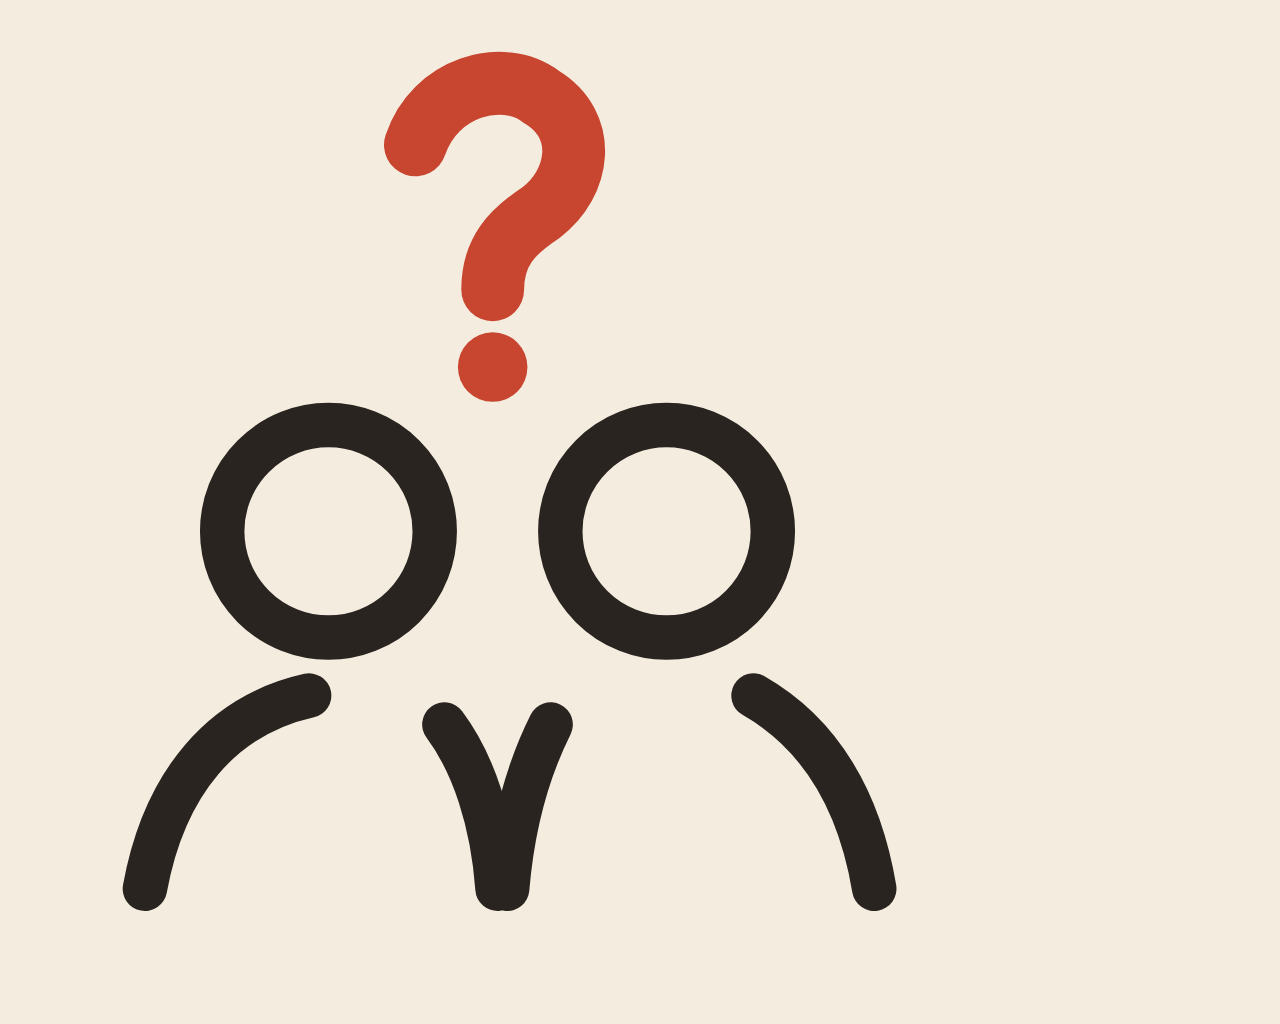
<file: brand/avatar.html>
<html><body style="margin:0;background:#f3ecdf">
<svg xmlns="http://www.w3.org/2000/svg" viewBox="-1 7 106 106" width="1024" height="1024" style="display:block">
  <rect x="-1" y="7" width="106" height="106" fill="#f3ecdf"/>
  <!-- two friends, question mark between them -->
<g fill="none" stroke="#2a2420" stroke-width="4.6" stroke-linecap="round" stroke-linejoin="round">
  <circle cx="33" cy="62" r="11"/><circle cx="68" cy="62" r="11"/>
  <path d="M14 99c2-11 8-18 17-20M45 82c3 4 5 10 5.5 17"/>
  <path d="M56 82c-2.5 5-4 11-4.5 17M77 79c7 4 11 11 12.5 20"/>
</g>
<g fill="none" stroke="#c8452f" stroke-width="6.5" stroke-linecap="round">
  <path d="M42 22c2-6 9-8 13-5 5 3 4 9 0 12-3 2-5 4-5 8"/>
</g>
<circle cx="50" cy="45" r="3.6" fill="#c8452f"/>
</svg></body></html>
</file>
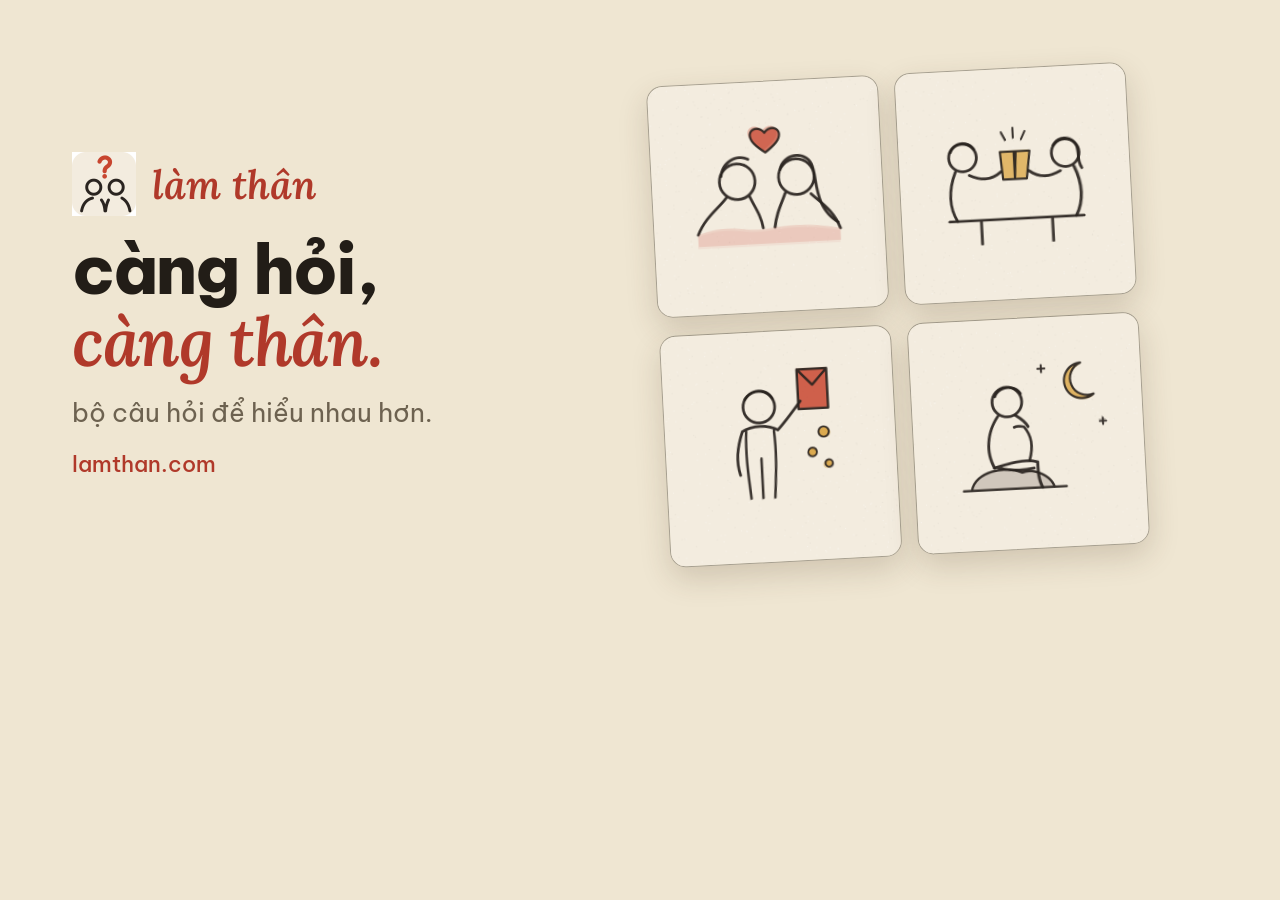
<file: src/og.html>
<html><head><meta charset="utf-8">
<link rel="stylesheet" href="https://fonts.googleapis.com/css2?family=Be+Vietnam+Pro:wght@500;800&family=Lora:ital,wght@1,600&display=swap">
<style>
body{margin:0;width:1200px;height:630px;background:#efe6d2;font-family:"Be Vietnam Pro",sans-serif;color:#221d17;text-transform:lowercase;overflow:hidden;position:relative}
.l{position:absolute;left:72px;top:0;bottom:0;width:560px;display:flex;flex-direction:column;justify-content:center;gap:18px}
.brand{display:flex;align-items:center;gap:16px;font-family:Lora,Georgia,serif;font-style:italic;font-weight:600;font-size:40px;color:#b0392a}
.brand img{width:64px;height:64px}
h1{margin:0;font-weight:800;font-size:68px;line-height:1.05;letter-spacing:-.02em}
h1 em{font-family:Lora,Georgia,serif;font-weight:600;color:#b0392a}
p{margin:0;font-size:26px;color:#6d6250;line-height:1.4}
.url{font-size:22px;font-weight:500;color:#b0392a}
.g{position:absolute;right:64px;top:50%;transform:translateY(-50%) rotate(-3deg);display:grid;grid-template-columns:repeat(2,230px);gap:18px}
.g img{width:230px;height:230px;border-radius:16px;border:1.5px solid rgba(34,29,23,.35);box-shadow:0 12px 30px rgba(70,50,25,.18)}
</style></head><body>
<div class="l">
  <div class="brand"><img src="../icon-512.png">làm thân</div>
  <h1>càng hỏi,<br><em>càng thân.</em></h1>
  <p>bộ câu hỏi để hiểu nhau hơn.</p>
  <div class="url">lamthan.com</div>
</div>
<div class="g" id="g"></div>
<script src="./sketch.js"></script>
<script>["yeu","ban","tien","triet"].forEach(id=>{const i=new Image();i.src=VG(id,460,460);document.getElementById("g").append(i)});</script>
</body></html>
</file>
